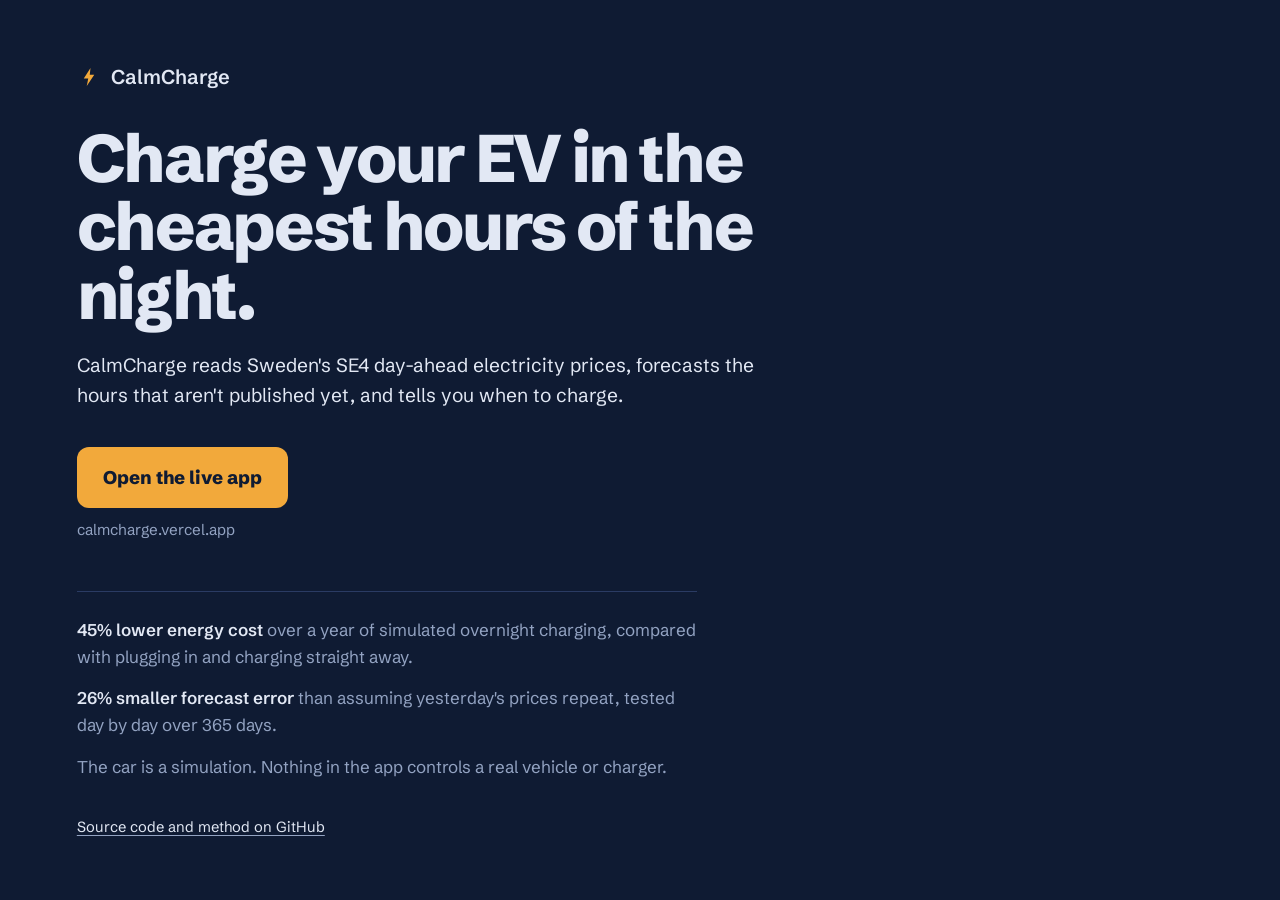
<file: index.html>
<!doctype html>
<html lang="en">
<head>
  <meta charset="utf-8">
  <meta name="viewport" content="width=device-width, initial-scale=1">
  <title>CalmCharge</title>
  <meta name="description" content="CalmCharge plans EV charging in the cheapest hours of Sweden's SE4 electricity market, with a day-ahead price forecast.">
  <link rel="icon" href="data:image/svg+xml,<svg xmlns='http://www.w3.org/2000/svg' viewBox='0 0 32 32'><rect width='32' height='32' rx='7' fill='%230F1B33'/><path d='M18 4 9 18h6l-2 10 10-15h-6z' fill='%23F2A93B'/></svg>">
  <link rel="preconnect" href="https://fonts.googleapis.com">
  <link rel="preconnect" href="https://fonts.gstatic.com" crossorigin>
  <link href="https://fonts.googleapis.com/css2?family=Schibsted+Grotesk:wght@400;600;800&display=swap" rel="stylesheet">
  <style>
    :root {
      --night: #0f1b33;
      --line: #2a3b63;
      --frost: #e2e8f4;
      --mist: #93a3c2;
      --lamp: #f2a93b;
      color-scheme: dark;
    }
    * { box-sizing: border-box; }
    body {
      margin: 0;
      min-height: 100vh;
      display: flex;
      flex-direction: column;
      justify-content: center;
      padding: 48px clamp(16px, 6vw, 96px);
      background: var(--night);
      color: var(--frost);
      font: 400 1.0625rem/1.6 "Schibsted Grotesk", system-ui, sans-serif;
      -webkit-font-smoothing: antialiased;
    }
    main { max-width: 760px; }
    .mark { display: inline-flex; align-items: center; gap: 10px; font-weight: 600; font-size: 1.25rem; }
    .mark svg { width: 24px; height: 24px; fill: var(--lamp); }
    h1 {
      margin: 28px 0 0;
      font-size: clamp(2.3rem, 1.4rem + 4vw, 4.2rem);
      font-weight: 800;
      line-height: 1.02;
      letter-spacing: -0.035em;
      max-width: 16ch;
    }
    p.lede { margin: 20px 0 0; max-width: 58ch; font-size: 1.2rem; }
    .open {
      display: inline-block;
      margin-top: 36px;
      padding: 16px 26px;
      border-radius: 12px;
      background: var(--lamp);
      color: var(--night);
      font-weight: 800;
      font-size: 1.15rem;
      text-decoration: none;
    }
    .open:hover { background: #f6bb5f; }
    .url { display: block; margin-top: 10px; color: var(--mist); font-size: 0.95rem; }
    :focus-visible { outline: 2px solid var(--lamp); outline-offset: 3px; }
    .facts { margin: 48px 0 0; padding: 24px 0 0; border-top: 1px solid var(--line); display: grid; gap: 14px; max-width: 62ch; }
    .facts p { margin: 0; color: var(--mist); }
    .facts strong { color: var(--frost); font-weight: 600; }
    footer { margin-top: 36px; color: var(--mist); font-size: 0.92rem; }
    footer a { color: var(--frost); text-underline-offset: 3px; text-decoration-color: var(--mist); }
  </style>
</head>
<body>
  <main>
    <span class="mark">
      <svg viewBox="0 0 32 32" aria-hidden="true"><path d="M18 4 9 18h6l-2 10 10-15h-6z"/></svg>
      CalmCharge
    </span>
    <h1>Charge your EV in the cheapest hours of the night.</h1>
    <p class="lede">CalmCharge reads Sweden's SE4 day-ahead electricity prices, forecasts the hours that aren't published yet, and tells you when to charge.</p>

    <a class="open" href="https://calmcharge.vercel.app">Open the live app</a>
    <span class="url">calmcharge.vercel.app</span>

    <div class="facts">
      <p><strong>45% lower energy cost</strong> over a year of simulated overnight charging, compared with plugging in and charging straight away.</p>
      <p><strong>26% smaller forecast error</strong> than assuming yesterday's prices repeat, tested day by day over 365 days.</p>
      <p>The car is a simulation. Nothing in the app controls a real vehicle or charger.</p>
    </div>
  </main>
  <footer>
    <a href="https://github.com/Pujitha-pitta/calmcharge">Source code and method on GitHub</a>
  </footer>
</body>
</html>
</file>
